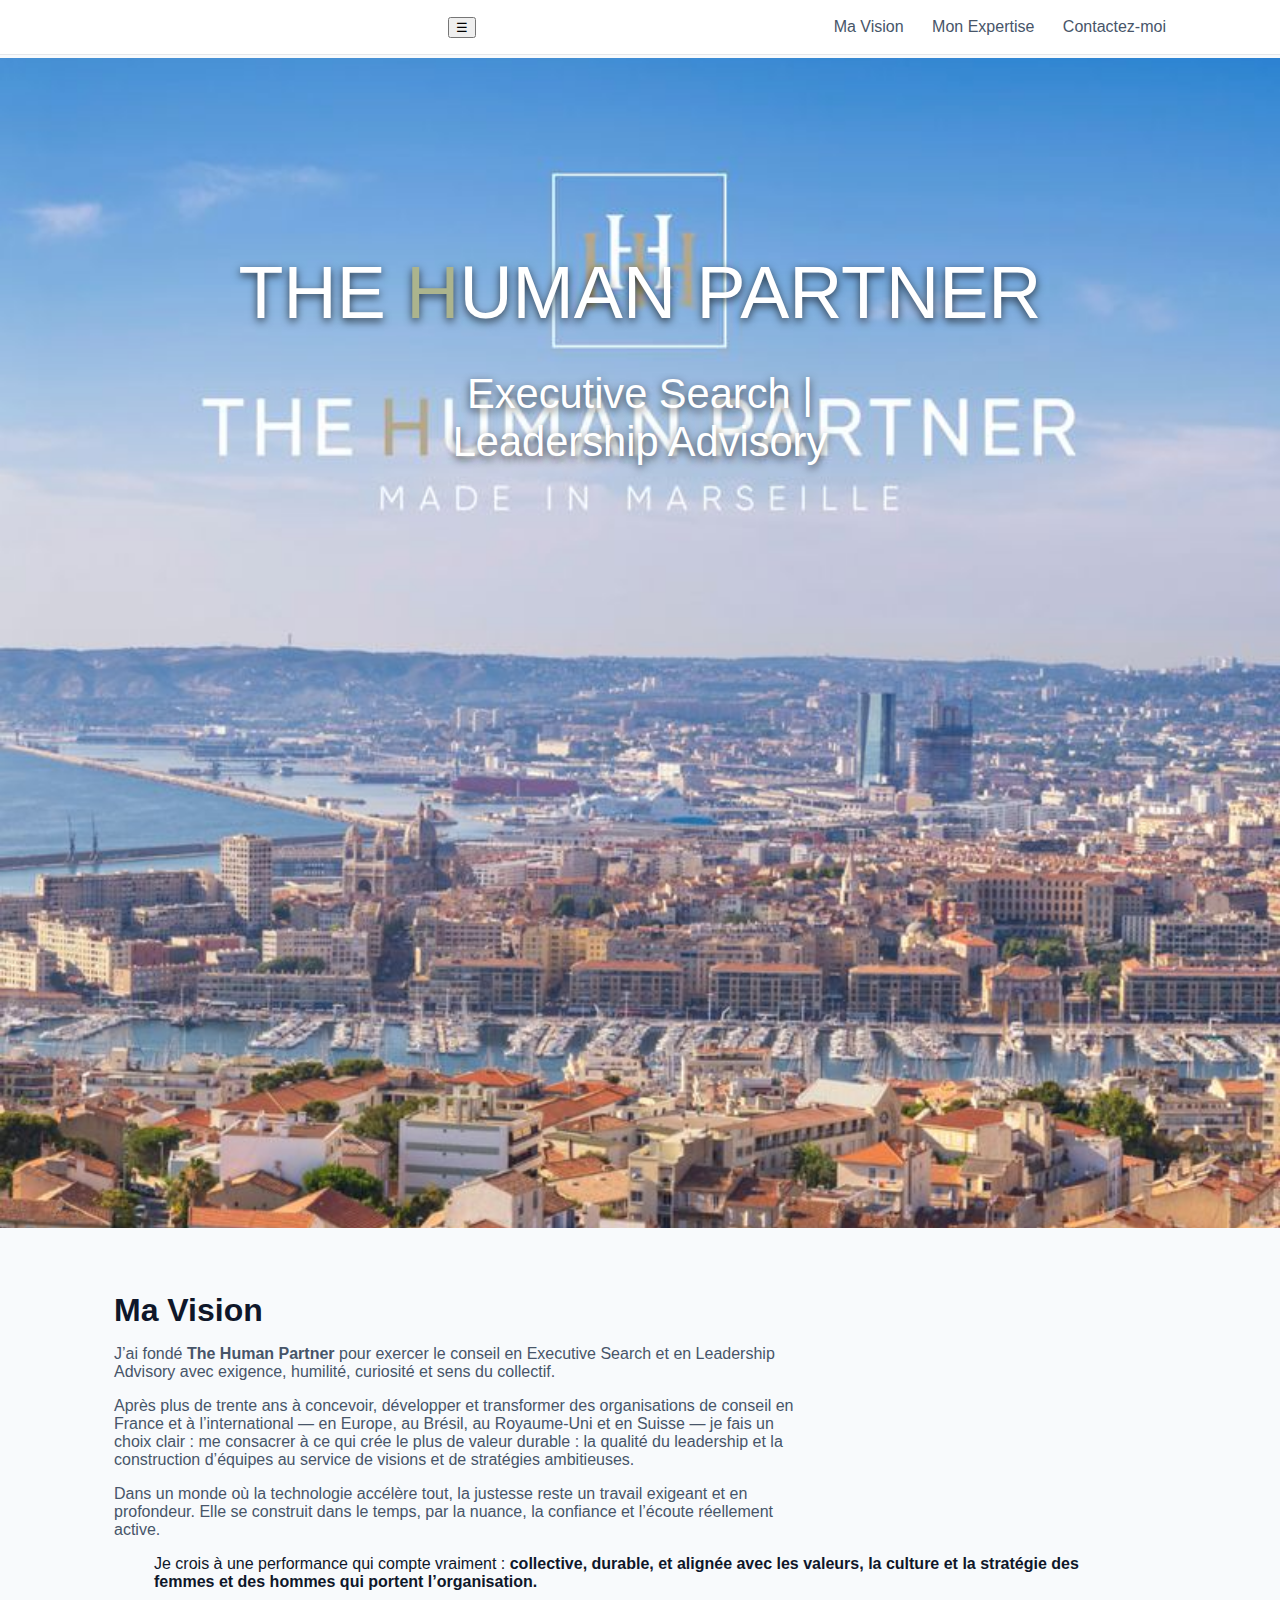
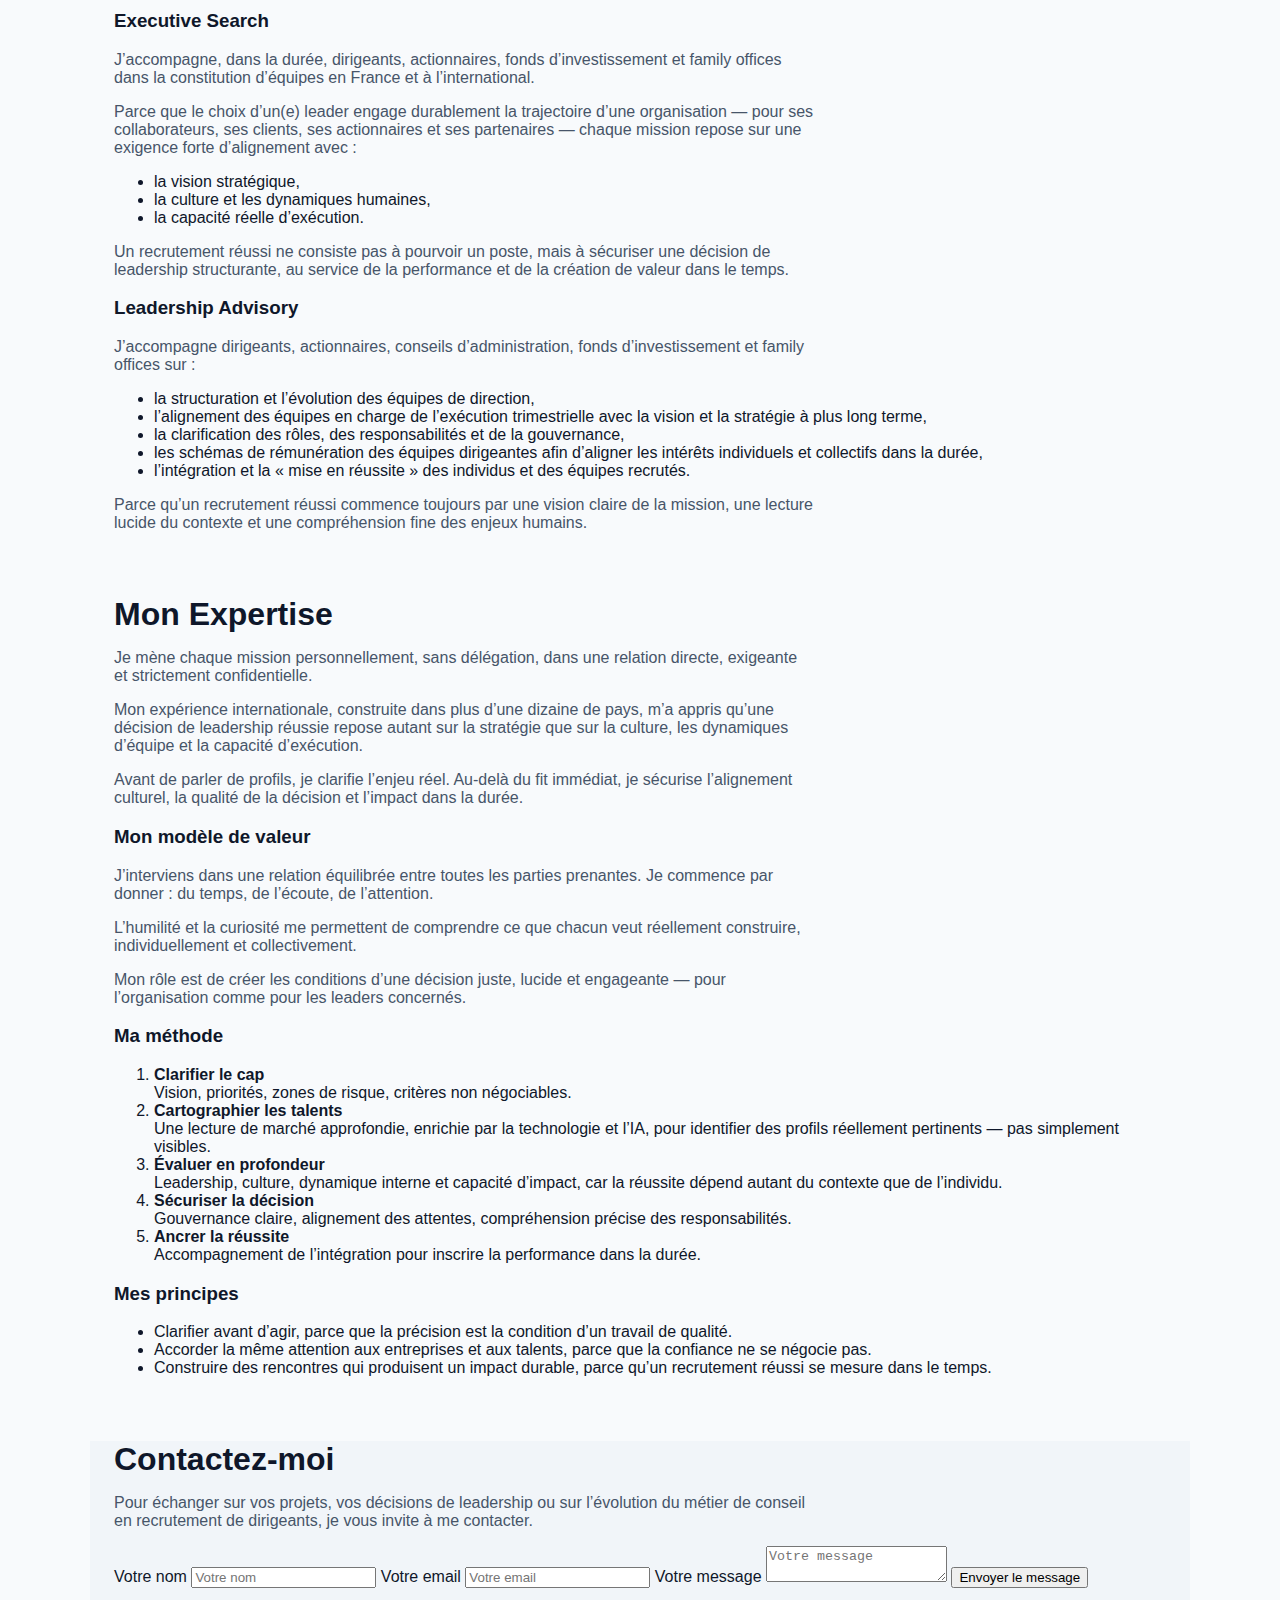
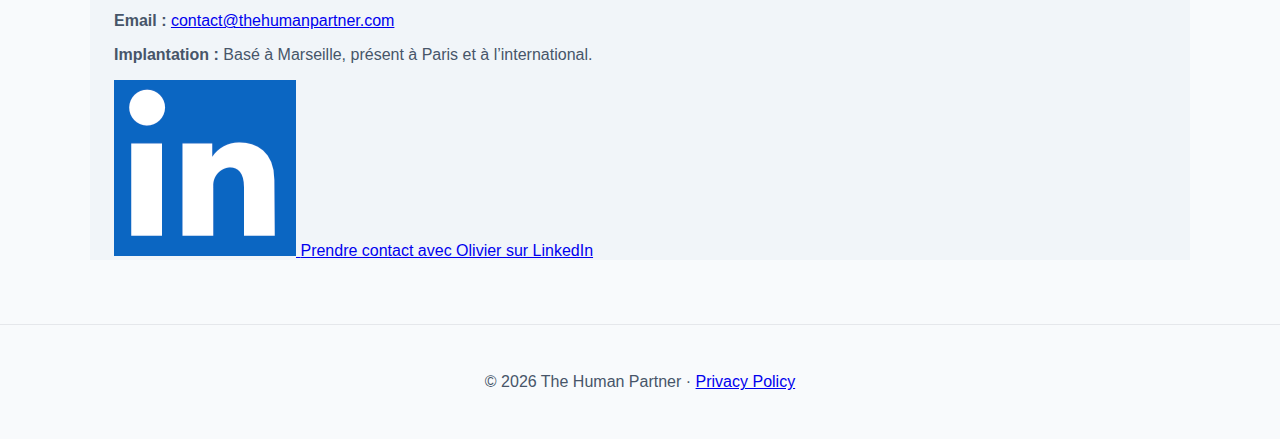
<file: index.html>
<!DOCTYPE html>
<html lang="fr">
<head>
  <meta charset="UTF-8" />
  <meta name="viewport" content="width=device-width, initial-scale=1" />

  <!-- SEO -->
  <title>The Human Partner | Executive Search & Leadership Advisory</title>
  <meta name="description" content="The Human Partner accompagne dirigeants, conseils d’administration et investisseurs en Executive Search et leadership advisory, en France et à l’international." />
  <link rel="canonical" href="https://www.thehumanpartner.com/" />

  <!-- Social sharing (optional but recommended) -->
  <meta property="og:title" content="The Human Partner | Executive Search & Leadership Advisory" />
  <meta property="og:description" content="Cabinet d’Executive Search et de conseil en leadership basé à Marseille, actif en France et à l’international." />
  <meta property="og:type" content="website" />
  <meta property="og:url" content="https://www.thehumanpartner.com/" />
  <meta property="og:image" content="https://www.thehumanpartner.com/images/og-image.jpg" />

  <!-- Styles -->
  <link rel="stylesheet" href="styles.css" />
</head>

<body>

<!-- =========================
     CONTENT (INLINE)
========================= -->
<script>
  const CONTENT = {
    nav_services: "Ma Vision",
    nav_expertise: "Mon Expertise",
    nav_contact: "Contactez-moi",
  
    hero_title: "THE <span class='accent'>H</span>UMAN PARTNER",
    hero_subtitle: "Executive Search <span class='hide-mobile'>| </span><br class='mobile-break'>Leadership Advisory",
  
    services_title: "Ma Vision",
    services_intro_1:
      "Je suis Olivier Lemaitre. J’ai créé The Human Partner pour exercer ce métier avec exigence, écoute active, et sens du collectif.",
    services_intro_2:
      "Après trente ans à concevoir, développer et transformer des organisations, en France et à l’international, je fais un choix clair : me consacrer à ce qui me passionne. Le conseil, la qualité de l’écoute, et la construction de collectifs durables au service d’une vision et d’une stratégie.",
    services_intro_3:
      "La technologie accélère. La justesse, elle, se construit dans le temps, par la nuance, la confiance, et les bonnes questions. Je crois à une performance qui compte : collective, durable, et créatrice de potentiel.",
  
  
    service_1_title: "Executive Search",
    service_1_text: "Je recrute des cadres dirigeants en France et à l’international, avec une exigence forte d’alignement stratégique, culturel et humain. J’interviens lorsque le choix d’un dirigeant engage la trajectoire d’une organisation et sa performance.",
  
    service_2_title: "Leadership Advisory",
    service_2_text: "J’interviens sur les décisions critiques de leadership : structuration et évolution des équipes de direction, clarification des rôles, de la gouvernance et des attentes. Parce qu’un recrutement réussi commence par une vision claire de la mission et une lecture lucide du contexte.",
  
    expertise_title: "Mon Expertise",
    expertise_intro:
      "Je conseille dirigeants, conseils d’administration et investisseurs sur des enjeux décisifs. Je mène chaque mission personnellement, sans délégation, avec une approche directe, exigeante et confidentielle.",
  
    /* First expertise card (Notre modèle de valeur) */
    expertise_1_title: "Mon modèle de valeur",
    expertise_1_text_1:
      "Mon expérience internationale, construite dans plus d’une dizaine de pays, m’a appris qu’une décision de leadership réussie repose autant sur la stratégie que sur la culture, les dynamiques d’équipe et la capacité d’exécution..",
    expertise_1_text_2:
      "J’interviens dans une relation équilibrée entre toutes les parties. Je commence par donner : du temps, de l’écoute, de l’attention. L’humilité et la curiosité me permettent de comprendre ce que chacun veut vraiment et ce que chacun peut construire. Avant de parler profils, je clarifie l’enjeu réel. Au delà du fit immédiat, je sécurise l’alignement culturel, l’exécution et l’impact dans le temps.",
  
    /* Second expertise card (Notre méthode) */
    expertise_2_title: "Ma méthode",
    expertise_2_text_1:
      "Je clarifie le cap, les priorités, les zones de risque et les critères non négociables. Je cartographie ensuite les talents avec une lecture de marché enrichie par la Tech et l’IA, pour identifier des profils réellement pertinents.",
    expertise_2_text_2:
      "J’évalue en profondeur le leadership, la culture et la dynamique interne, car la réussite dépend autant du contexte que de l’individu. Je sécurise la décision par une gouvernance claire, un alignement des attentes et une lecture précise des responsabilités. Enfin, j’accompagne l’intégration afin d’ancrer la réussite dans la durée.",
  
    /* Third expertise card (Nos principes) */
    expertise_3_title: "Mes principes",
    expertise_3_text_1: "Je clarifie avant d’agir, parce que la précision permet un travail de qualité. J’accorde la même attention aux entreprises et aux talents, parce que la confiance ne se négocie pas.Je construis des rencontres qui produisent un impact durable, parce qu’un recrutement réussi se mesure dans le temps",
    
    contact_title: "Contactez-moi",
    contact_intro_1:  "Pour échanger sur vos projets, vos décisions de leadership ou sur l’évolution du métier de conseil en recrutement de dirigeants, je vous invite à me contacter.",
    contact_location: "Basé à Marseille, présent à Paris et à l’international.",
    contact_button: "Envoyer le message",
  
    linkedin_text: "Prendre contact avec Olivier sur LinkedIn",
  
    footer_privacy: "Privacy Policy"
  };
  </script>
  

<!-- =========================
     NAVIGATION
========================= -->
<header class="header">
  <div class="nav">
    <a href="/" class="logo">
      <img src="/images/Logo2.svg" alt="The Human Partner" />
    </a>

    <button class="hamburger" aria-label="Ouvrir le menu" aria-expanded="false">
      &#9776;
    </button>

    <nav class="nav-links">
      <a href="#vision" >Ma Vision</a>
      <a href="#expertise" data-content="nav_expertise"></a>
      <a href="#contact" data-content="nav_contact"></a>
    </nav>
  </div>
</header>

<main>

<!-- =========================
     HERO
========================= -->
<section class="hero">
  <div class="container">
    <!--img src="/images/Logo2.svg" class="hero-logo" alt="" /> -->
    <h1 data-content="hero_title"></h1>
    <h2 data-content="hero_subtitle"></h2>
  </div>
</section>

<!-- =========================
     VISION
========================= -->
<section id="vision" class="section">
  <div class="container">
    <h2>Ma Vision</h2>

    <p>
      J’ai fondé <strong>The Human Partner</strong> pour exercer le conseil en
      Executive Search et en Leadership Advisory avec exigence, humilité,
      curiosité et sens du collectif.
    </p>

    <p>
      Après plus de trente ans à concevoir, développer et transformer des
      organisations de conseil en France et à l’international — en Europe,
      au Brésil, au Royaume-Uni et en Suisse — je fais un choix clair :
      me consacrer à ce qui crée le plus de valeur durable&nbsp;:
      la qualité du leadership et la construction d’équipes au service
      de visions et de stratégies ambitieuses.
    </p>

    <p>
      Dans un monde où la technologie accélère tout, la justesse reste
      un travail exigeant et en profondeur. Elle se construit dans le temps,
      par la nuance, la confiance et l’écoute réellement active.
    </p>
    <blockquote class="pull-quote">
      Je crois à une performance qui compte vraiment&nbsp;:
      <strong>collective, durable, et alignée avec les valeurs,
      la culture et la stratégie des femmes et des hommes qui portent
      l’organisation.</strong>
    </blockquote>
    <div class="expertise">
      <article class="card-h">
        <h3> Executive Search</h3>

        
        <p> J’accompagne, dans la durée, dirigeants, actionnaires, fonds d’investissement et family offices dans la constitution d’équipes en France et à l’international. </p> 
        <p> Parce que le choix d’un(e) leader engage durablement la trajectoire d’une organisation — pour ses collaborateurs, ses clients, ses actionnaires et ses partenaires — chaque mission repose sur une exigence forte d’alignement avec : </p>
       <ul> <li>la vision stratégique,</li> <li>la culture et les dynamiques humaines,</li> <li>la capacité réelle d’exécution.</li> </ul>
        <p> Un recrutement réussi ne consiste pas à pourvoir un poste, mais à sécuriser une décision de leadership structurante, au service de la performance et de la création de valeur dans le temps. </p>
    </article>
    <article class="card-h">
      <h3>Leadership Advisory</h3>
    
      <p>
        J’accompagne dirigeants, actionnaires, conseils d’administration, fonds
        d’investissement et family offices sur :
      </p>
    
      <ul>
        <li>la structuration et l’évolution des équipes de direction,</li>
        <li>
          l’alignement des équipes en charge de l’exécution trimestrielle avec la
          vision et la stratégie à plus long terme,
        </li>
        <li>la clarification des rôles, des responsabilités et de la gouvernance,</li>
        <li>
          les schémas de rémunération des équipes dirigeantes afin d’aligner les
          intérêts individuels et collectifs dans la durée,
        </li>
        <li>
          l’intégration et la « mise en réussite » des individus et des équipes
          recrutés.
        </li>
      </ul>
    
      <p>
        Parce qu’un recrutement réussi commence toujours par une vision claire de la
        mission, une lecture lucide du contexte et une compréhension fine des enjeux
        humains.
      </p>
    </article>

  </div>
</section>


<!-- =========================
     EXPERTISE
========================= -->
<section id="expertise" class="section" aria-labelledby="expertise-title">
  <div class="container">
    <h2>Mon Expertise</h2>
    <p>
      Je mène chaque mission personnellement, sans délégation, dans une relation
      directe, exigeante et strictement confidentielle.
    </p>
    
    <p>
      Mon expérience internationale, construite dans plus d’une dizaine de pays, m’a
      appris qu’une décision de leadership réussie repose autant sur la stratégie que
      sur la culture, les dynamiques d’équipe et la capacité d’exécution.
    </p>
    
    <p>
      Avant de parler de profils, je clarifie l’enjeu réel. Au-delà du fit immédiat,
      je sécurise l’alignement culturel, la qualité de la décision et l’impact dans la
      durée.
    </p>
    <div class="expertise">
    <article class="card-h">

    <h3>Mon modèle de valeur</h3>

    <p>
      J’interviens dans une relation équilibrée entre toutes les parties prenantes.
      Je commence par donner : du temps, de l’écoute, de l’attention.
    </p>

    <p>
      L’humilité et la curiosité me permettent de comprendre ce que chacun veut
      réellement construire, individuellement et collectivement.
    </p>

    <p>
      Mon rôle est de créer les conditions d’une décision juste, lucide et engageante
      — pour l’organisation comme pour les leaders concernés.
    </p>
  </article>
  <article class="card-h">

    <h3>Ma méthode</h3>

    <ol>
      <li>
        <strong>Clarifier le cap</strong><br>
        Vision, priorités, zones de risque, critères non négociables.
      </li>

      <li>
        <strong>Cartographier les talents</strong><br>
        Une lecture de marché approfondie, enrichie par la technologie et l’IA,
        pour identifier des profils réellement pertinents — pas simplement visibles.
      </li>

      <li>
        <strong>Évaluer en profondeur</strong><br>
        Leadership, culture, dynamique interne et capacité d’impact,
        car la réussite dépend autant du contexte que de l’individu.
      </li>

      <li>
        <strong>Sécuriser la décision</strong><br>
        Gouvernance claire, alignement des attentes,
        compréhension précise des responsabilités.
      </li>

      <li>
        <strong>Ancrer la réussite</strong><br>
        Accompagnement de l’intégration pour inscrire la performance dans la durée.
      </li>
    </ol>
  </article>
  <article class="card-h">
    <h3>Mes principes</h3>

    <ul>
      <li>Clarifier avant d’agir, parce que la précision est la condition d’un travail de qualité.</li>
      <li>Accorder la même attention aux entreprises et aux talents, parce que la confiance ne se négocie pas.</li>
      <li>Construire des rencontres qui produisent un impact durable, parce qu’un recrutement réussi se mesure dans le temps.</li>
    </ul>
  </article>

  </div>
</section>


<!-- =========================
     CONTACT
========================= -->
<section id="contact" class="section alt">
  <div class="container">
    <h2 data-content="contact_title"></h2>
    <p data-content="contact_intro_1"></p>

    <form name="contact" method="POST" data-netlify="true" class="contact-form">
      <input type="hidden" name="form-name" value="contact" />
    
      <label for="name" class="sr-only">Votre nom</label>
      <input id="name" type="text" name="name" placeholder="Votre nom" required />
    
      <label for="email" class="sr-only">Votre email</label>
      <input id="email" type="email" name="email" placeholder="Votre email" required />
    
      <label for="message" class="sr-only">Votre message</label>
      <textarea id="message" name="message" placeholder="Votre message" required></textarea>
    
      <button type="submit">Envoyer le message</button>
    </form>
    
    <div class="contact-box">
      <p class="contact-email">
        <strong>Email :</strong>
        <a href="mailto:contact@thehumanpartner.com">
          contact@thehumanpartner.com
        </a>
      </p>
      <p><strong>Implantation :</strong> <span data-content="contact_location"></span></p>

      <p class="contact-linkedin">
        <a href="https://www.linkedin.com/in/olivierlemaitre/" target="_blank">
          <img src="/images/LinkedInlogoBlue.png" class="linkedin-icon" alt="" />
          <span data-content="linkedin_text"></span>
        </a>
      </p>
    </div>
  </div>
</section>

</main>

<!-- =========================
     FOOTER
========================= -->
<footer class="footer">
  <p>
    © 2026 The Human Partner ·
    <a href="privacy.html" data-content="footer_privacy"></a>
  </p>
</footer>

<!-- =========================
     CONTENT INJECTION
========================= -->
<script>
  document.querySelectorAll("[data-content]").forEach(el => {
    const key = el.dataset.content;
    if (CONTENT[key]) {
      el.innerHTML = CONTENT[key];
    }
  });

  const hamburger = document.querySelector('.hamburger');
  const navLinks = document.querySelector('.nav-links');

  hamburger.addEventListener('click', () => {
    const open = navLinks.classList.toggle('active');
    hamburger.setAttribute('aria-expanded', open);
  });

  document.querySelectorAll('.nav-links a').forEach(link => {
    link.addEventListener('click', () => {
      navLinks.classList.remove('active');
      hamburger.setAttribute('aria-expanded', false);
    });
  });
</script>

</body>
</html>
</file>
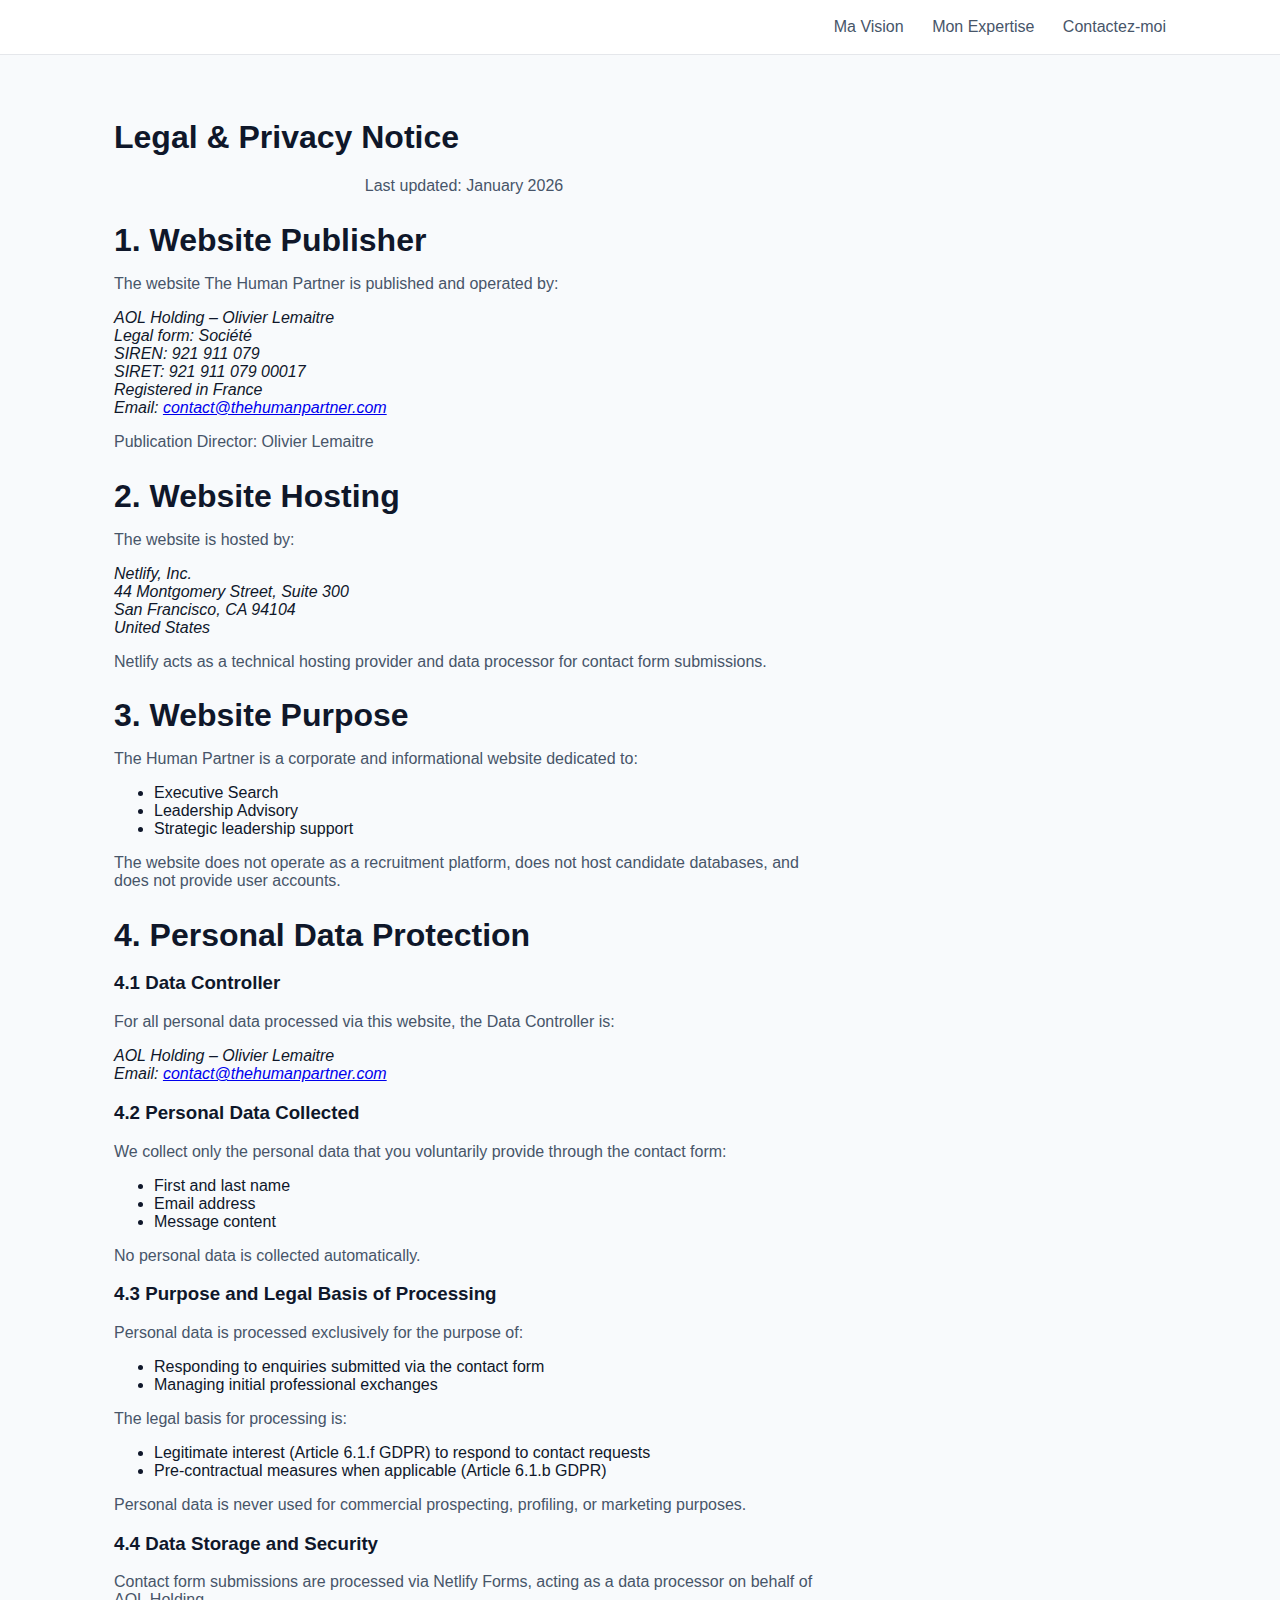
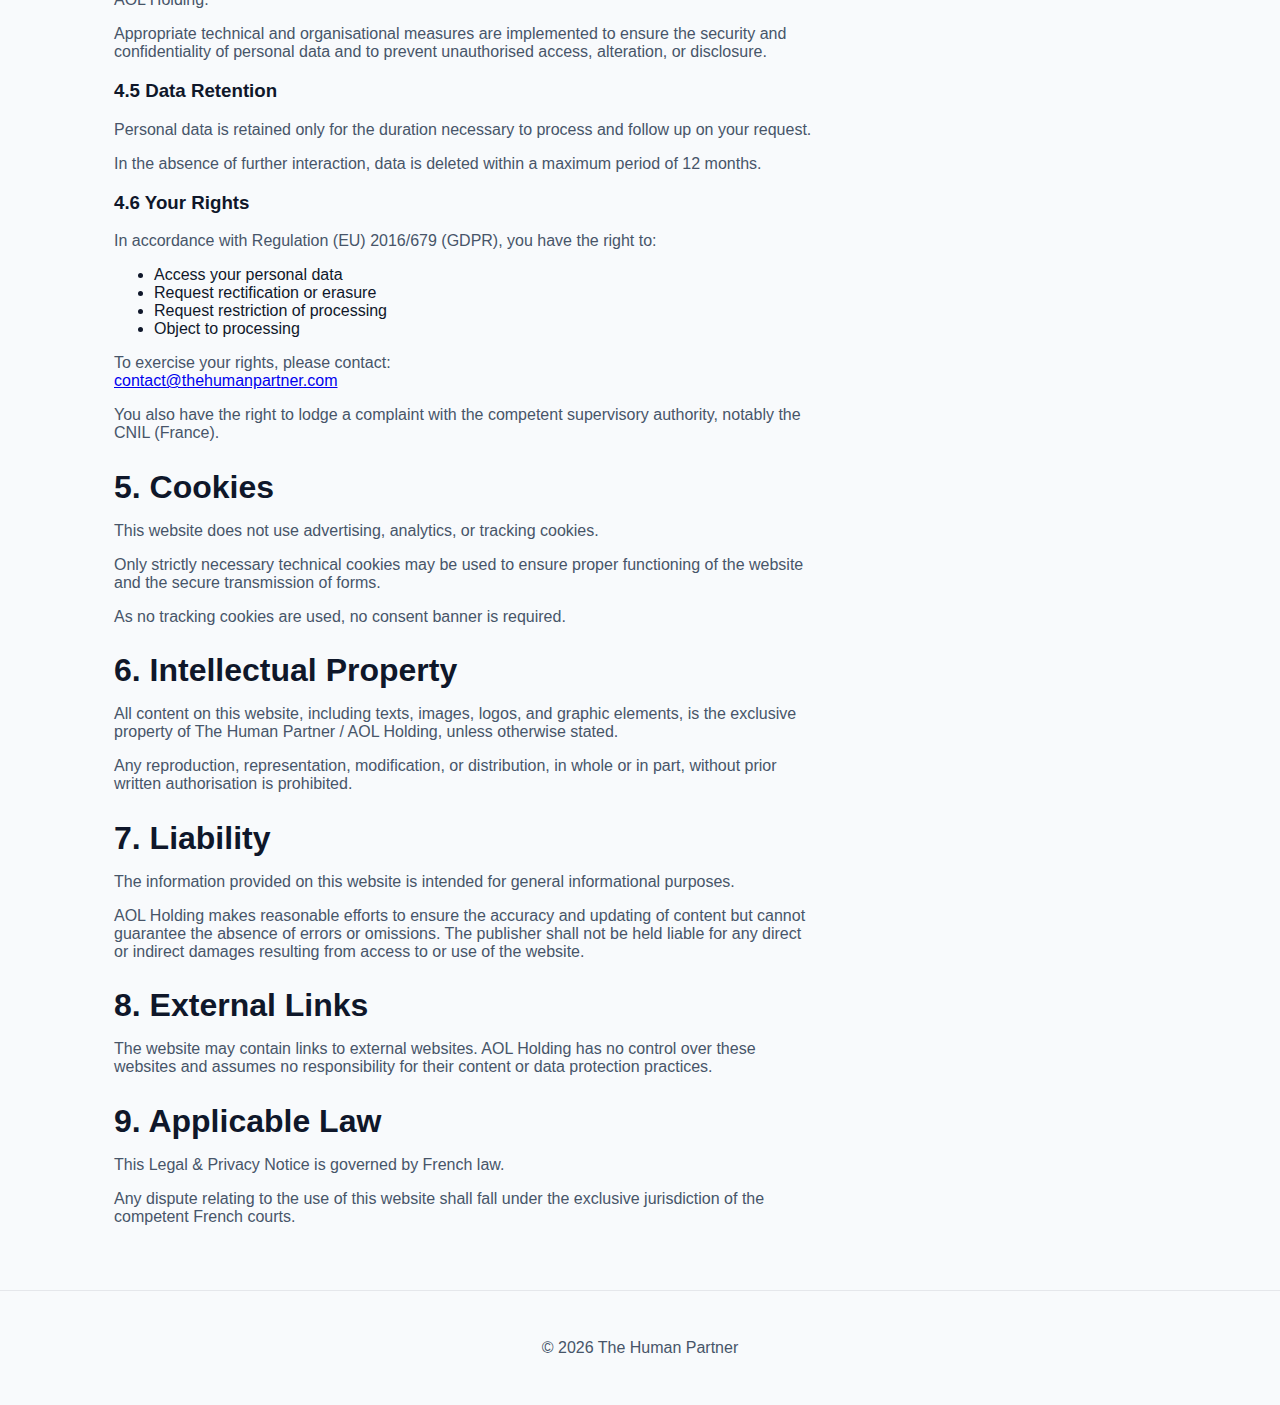
<file: privacy.html>
<!DOCTYPE html>

<html lang="en">
<head>
  <meta charset="UTF-8" />
  <meta name="viewport" content="width=device-width, initial-scale=1" />
  <title>Privacy Policy | The Human Partner</title>
  <meta name="description" content="Privacy policy and data protection information for The Human Partner." />
  <link rel="canonical" href="https://www.thehumanpartner.com/privacy.html" />
  <link rel="stylesheet" href="styles.css" />
</head>
<body>

<!-- =========================
     NAVIGATION
========================= -->
<header class="header">
    <div class="nav">
      <a href="/" class="logo">
        <img src="/images/Logo2.svg" alt="The Human Partner">
      </a>
  
      <nav class="nav-links">
        <a href="/#services">Ma Vision</a>
        <a href="/#expertise">Mon Expertise</a>
        <a href="/#contact">Contactez-moi</a>
      </nav>
    </div>
  </header>  



  <main class="section container privacy">
    <h1>Legal & Privacy Notice</h1>
<p class="small" style="text-align: center;">Last updated: January 2026</p>

<h2>1. Website Publisher</h2>
<p>The website The Human Partner is published and operated by:</p>
<address>
    AOL Holding – Olivier Lemaitre<br>
    Legal form: Société<br>
    SIREN: 921 911 079<br>
    SIRET: 921 911 079 00017<br>
    Registered in France<br>
    Email: <a href="mailto:contact@thehumanpartner.com">contact@thehumanpartner.com</a>
</address>
<p>Publication Director: Olivier Lemaitre</p>

<h2>2. Website Hosting</h2>
<p>The website is hosted by:</p>
<address>
    Netlify, Inc.<br>
    44 Montgomery Street, Suite 300<br>
    San Francisco, CA 94104<br>
    United States
</address>
<p>Netlify acts as a technical hosting provider and data processor for contact form submissions.</p>

<h2>3. Website Purpose</h2>
<p>The Human Partner is a corporate and informational website dedicated to:</p>
<ul>
    <li>Executive Search</li>
    <li>Leadership Advisory</li>
    <li>Strategic leadership support</li>
</ul>
<p>The website does not operate as a recruitment platform, does not host candidate databases, and does not provide user accounts.</p>

<h2>4. Personal Data Protection</h2>

<h3>4.1 Data Controller</h3>
<p>For all personal data processed via this website, the Data Controller is:</p>
<address>
    AOL Holding – Olivier Lemaitre<br>
    Email: <a href="mailto:contact@thehumanpartner.com">contact@thehumanpartner.com</a>
</address>

<h3>4.2 Personal Data Collected</h3>
<p>We collect only the personal data that you voluntarily provide through the contact form:</p>
<ul>
    <li>First and last name</li>
    <li>Email address</li>
    <li>Message content</li>
</ul>
<p>No personal data is collected automatically.</p>

<h3>4.3 Purpose and Legal Basis of Processing</h3>
<p>Personal data is processed exclusively for the purpose of:</p>
<ul>
    <li>Responding to enquiries submitted via the contact form</li>
    <li>Managing initial professional exchanges</li>
</ul>
<p>The legal basis for processing is:</p>
<ul>
    <li>Legitimate interest (Article 6.1.f GDPR) to respond to contact requests</li>
    <li>Pre-contractual measures when applicable (Article 6.1.b GDPR)</li>
</ul>
<p>Personal data is never used for commercial prospecting, profiling, or marketing purposes.</p>

<h3>4.4 Data Storage and Security</h3>
<p>Contact form submissions are processed via Netlify Forms, acting as a data processor on behalf of AOL Holding.</p>
<p>Appropriate technical and organisational measures are implemented to ensure the security and confidentiality of personal data and to prevent unauthorised access, alteration, or disclosure.</p>

<h3>4.5 Data Retention</h3>
<p>Personal data is retained only for the duration necessary to process and follow up on your request.</p>
<p>In the absence of further interaction, data is deleted within a maximum period of 12 months.</p>

<h3>4.6 Your Rights</h3>
<p>In accordance with Regulation (EU) 2016/679 (GDPR), you have the right to:</p>
<ul>
    <li>Access your personal data</li>
    <li>Request rectification or erasure</li>
    <li>Request restriction of processing</li>
    <li>Object to processing</li>
</ul>
<p>To exercise your rights, please contact:<br>
<a href="mailto:contact@thehumanpartner.com">contact@thehumanpartner.com</a></p>
<p>You also have the right to lodge a complaint with the competent supervisory authority, notably the CNIL (France).</p>

<h2>5. Cookies</h2>
<p>This website does not use advertising, analytics, or tracking cookies.</p>
<p>Only strictly necessary technical cookies may be used to ensure proper functioning of the website and the secure transmission of forms.</p>
<p>As no tracking cookies are used, no consent banner is required.</p>

<h2>6. Intellectual Property</h2>
<p>All content on this website, including texts, images, logos, and graphic elements, is the exclusive property of The Human Partner / AOL Holding, unless otherwise stated.</p>
<p>Any reproduction, representation, modification, or distribution, in whole or in part, without prior written authorisation is prohibited.</p>

<h2>7. Liability</h2>
<p>The information provided on this website is intended for general informational purposes.</p>
<p>AOL Holding makes reasonable efforts to ensure the accuracy and updating of content but cannot guarantee the absence of errors or omissions. The publisher shall not be held liable for any direct or indirect damages resulting from access to or use of the website.</p>

<h2>8. External Links</h2>
<p>The website may contain links to external websites. AOL Holding has no control over these websites and assumes no responsibility for their content or data protection practices.</p>

<h2>9. Applicable Law</h2>
<p>This Legal & Privacy Notice is governed by French law.</p>
<p>Any dispute relating to the use of this website shall fall under the exclusive jurisdiction of the competent French courts.</p>

  </main>

  <footer class="footer">
    <p>© 2026 The Human Partner</p>
  </footer>

  <script>
    const hamburger = document.querySelector('.hamburger');
    const navLinks = document.querySelector('.nav-links');
  
    hamburger.addEventListener('click', () => {
      const isOpen = navLinks.classList.toggle('active');
      hamburger.setAttribute('aria-expanded', isOpen ? 'true' : 'false');
    });
  
    document.querySelectorAll('.nav-links a').forEach(link => {
      link.addEventListener('click', () => {
        navLinks.classList.remove('active');
        hamburger.setAttribute('aria-expanded', 'false');
      });
    });
  </script>
  
  

</body>
</html>
</file>
<file: styles.css>
:root {
    --bg: #f8fafc;
    --bg-alt: #f1f5f9;
    --card: #ffffff;
    --text: #0f172a;
    --muted: #475569;
    --accent: #2563eb;
  }
  
  * {
    box-sizing: border-box;
  }
  
  html {
    scroll-behavior: smooth;
  }
  
  body {
    margin: 0;
    /*font-family: system-ui, -apple-system, BlinkMacSystemFont, sans-serif;*/
    font-family: "Helvetica Neue", Helvetica, Arial, sans-serif;
    color: var(--text);
    background: var(--bg);
  }
  
  /* Header / Nav */
  .header {
    position: sticky;
    top: 0;
    background: white;
    border-bottom: 1px solid #e5e7eb;
    z-index: 100;
  }
  
  .nav {
    max-width: 1100px;
    margin: auto;
    padding: 1rem 1.5rem;
    display: flex;
    align-items: center;
    justify-content: space-between;
  }
  
  .logo {
    font-weight: 700;
    font-size: 1.2rem;
  }
  
  nav a {
    margin-left: 1.5rem;
    text-decoration: none;
    color: var(--muted);
    font-weight: 500;
  }
  
  nav a:hover {
    color: var(--accent);
  }
  
  /* Hero */
  .hero {
    /*max-width: 900px;*/
    margin: 0.2rem auto;
    padding: 6rem 1.5rem;
    text-align: center;
    max-width: 100%;
    /* Background image */
    background-image: url("/images/marseille.jpeg");
    /*background-size: contain;*/
    background-size: cover;
    background-position: center;
    background-repeat: no-repeat;  
    /* Optional: make it full viewport height */
    min-height: 130vh;
    /* Optional: text color if image is dark */
    color: white;
    text-shadow: 0 3px 8px rgba(0, 0, 0, 0.7);
  }
  
  .hero h1 {
    font-family: "Helvetica Neue", Helvetica, Arial, sans-serif;
    font-size: 4.6rem;
    font-weight: 350;
    margin-top: 6rem;
    margin-bottom: 0;
    color: white;
    text-shadow: 0 3px 8px rgba(0, 0, 0, 0.7);
  }
  .accent {
    color: #acb48d; /* your accent color */
  }
  .hero h2 {
    font-family: "Helvetica Neue", Helvetica, Arial, sans-serif;
    font-size: 2.6rem;
    font-weight: 350;
    margin-bottom: 1rem;
  }

  .hero p {
    font-family: "Helvetica Neue", Helvetica, Arial, sans-serif;
    font-size: 2.2rem;
    color: var(--muted);
    color: white;
  }
  
  .button {
    display: inline-block;
    margin-top: 2rem;
    padding: 0.8rem 1.6rem;
    background: var(--accent);
    color: white;
    border-radius: 10px;
    text-decoration: none;
    font-weight: 600;
  }
  
  /* Sections */
  .section {
    max-width: 1100px;
    scroll-margin-top: 90px;
    margin: 4rem auto;
    padding: 0 1.5rem;
  }
  
  .section h2 {
    font-size: 2rem;
    margin-bottom: 1rem;
  }
  
  .section p {
    color: var(--muted);
    max-width: 700px;
  }
  
  .alt {
    background: var(--bg-alt);
    scroll-margin-top: 90px;
    margin: 4rem auto;
    padding: 0rem 1.5rem;
  }
  
  /* Services */
  .services {
    display: grid;
    grid-template-columns: repeat(auto-fit, minmax(240px, 1fr));
    gap: 1.5rem;
    margin-top: 2rem;
  }
  
  .card {
    background: var(--card);
    padding: 2rem;
    border-radius: 14px;
    box-shadow: 0 10px 25px rgba(0, 0, 0, 0.06);
  }
  
  .card h3 {
    margin-top: 0;
  }
  
  /* Contact */
  .contact-box {
    margin-top: 1.5rem;
    text-align: left;
  }
  
  /* Footer */
  .footer {
    text-align: center;
    padding: 2rem;
    border-top: 1px solid #e5e7eb;
    color: var(--muted);
  }
</file>
